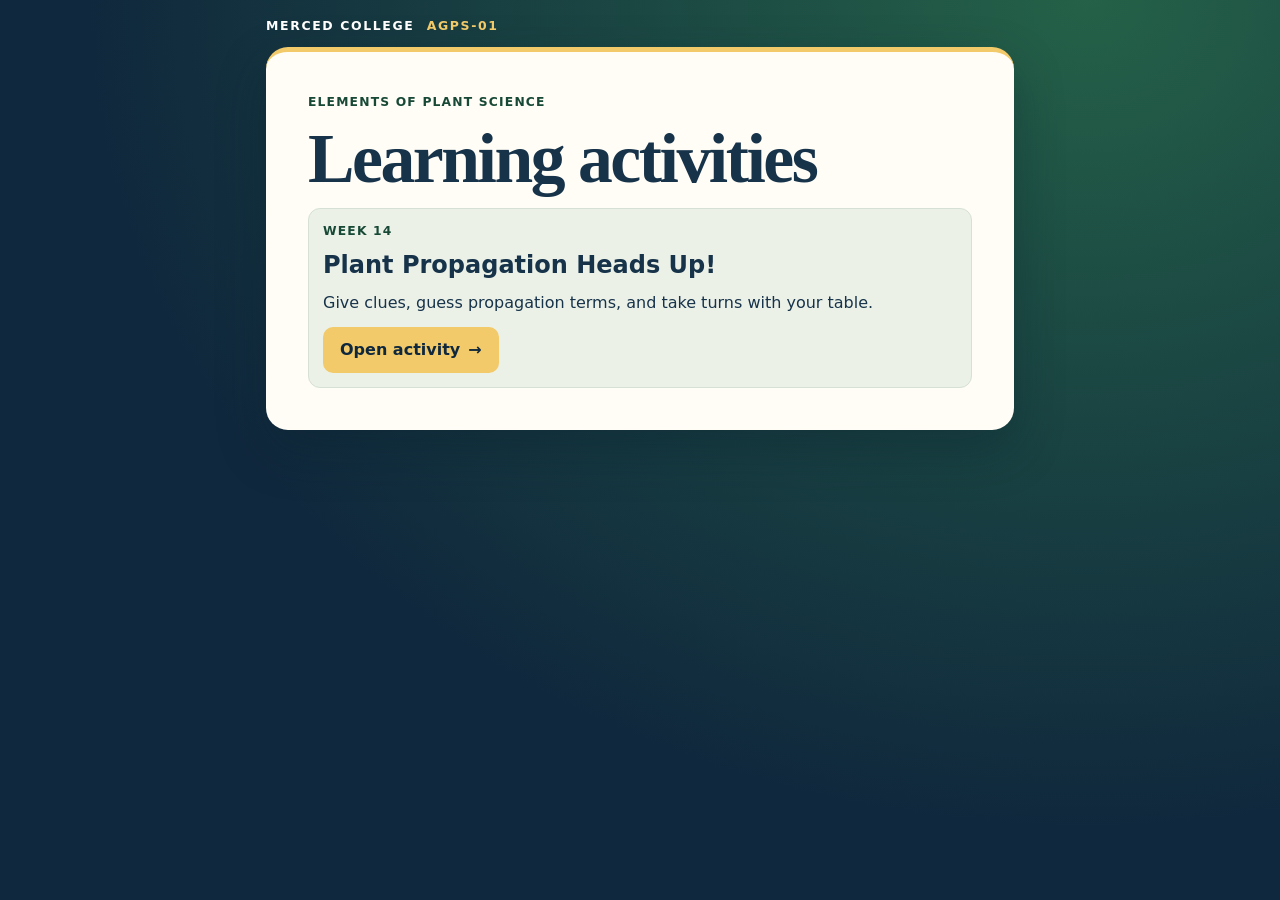
<file: index.html>
<!doctype html>
<html lang="en">
<head>
<meta charset="utf-8"><meta name="viewport" content="width=device-width, initial-scale=1">
<title>AGPS-01 Learning Activities | Merced College</title>
<link rel="stylesheet" href="plant-propagation-heads-up/style.css">
</head>
<body><main class="shell">
<header class="brand">MERCED COLLEGE <span>AGPS-01</span></header>
<section class="panel">
<p class="eyebrow">Elements of Plant Science</p>
<h1>Learning activities</h1>
<article class="activity">
<p class="eyebrow">Week 14</p>
<h2>Plant Propagation Heads Up!</h2>
<p>Give clues, guess propagation terms, and take turns with your table.</p>
<a class="button" href="plant-propagation-heads-up/">Open activity <span aria-hidden="true">→</span></a>
</article>
</section>
</main></body></html>
</file>
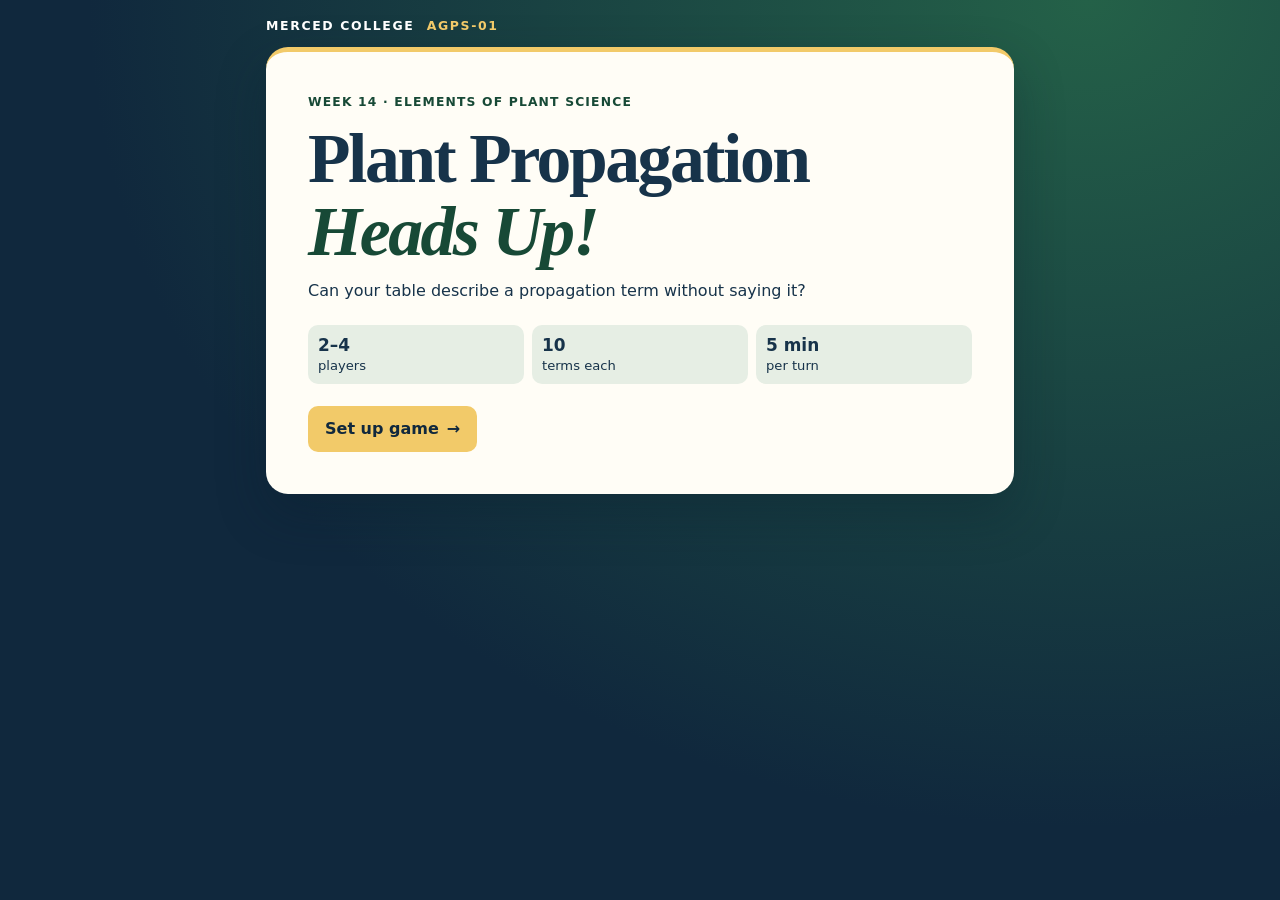
<file: plant-propagation-heads-up/index.html>
<!doctype html>
<html lang="en">
<head>
<meta charset="utf-8"><meta name="viewport" content="width=device-width, initial-scale=1, viewport-fit=cover">
<meta name="theme-color" content="#10283d">
<meta name="apple-mobile-web-app-capable" content="yes">
<meta name="apple-mobile-web-app-title" content="Plant Heads Up!">
<title>Plant Propagation Heads Up! | AGPS-01</title>
<link rel="manifest" href="app.webmanifest">
<link rel="apple-touch-icon" href="app-icon-180.png">
<link rel="icon" href="app-icon-180.png">
<link rel="stylesheet" href="style.css?v=3">
<script defer src="vocabulary.js?v=4"></script><script defer src="game.js?v=4"></script>
</head>
<body><main class="shell">
<header class="brand"><a href="../">MERCED COLLEGE <span>AGPS-01</span></a></header>
<noscript><p class="panel">Enable JavaScript in your browser to play.</p></noscript>
<div id="app">
<section class="panel hero">
<p class="eyebrow">Week 14 · Elements of Plant Science</p>
<h1>Plant Propagation <em>Heads Up!</em></h1>
<p>Can your table describe a propagation term without saying it?</p>
<ul class="facts"><li><strong>2–4</strong> players</li><li><strong>10</strong> terms each</li><li><strong>5 min</strong> per turn</li></ul>
<button class="primary" data-action="modes">Set up game <span aria-hidden="true">→</span></button>
</section>
</div>
</main></body></html>
</file>
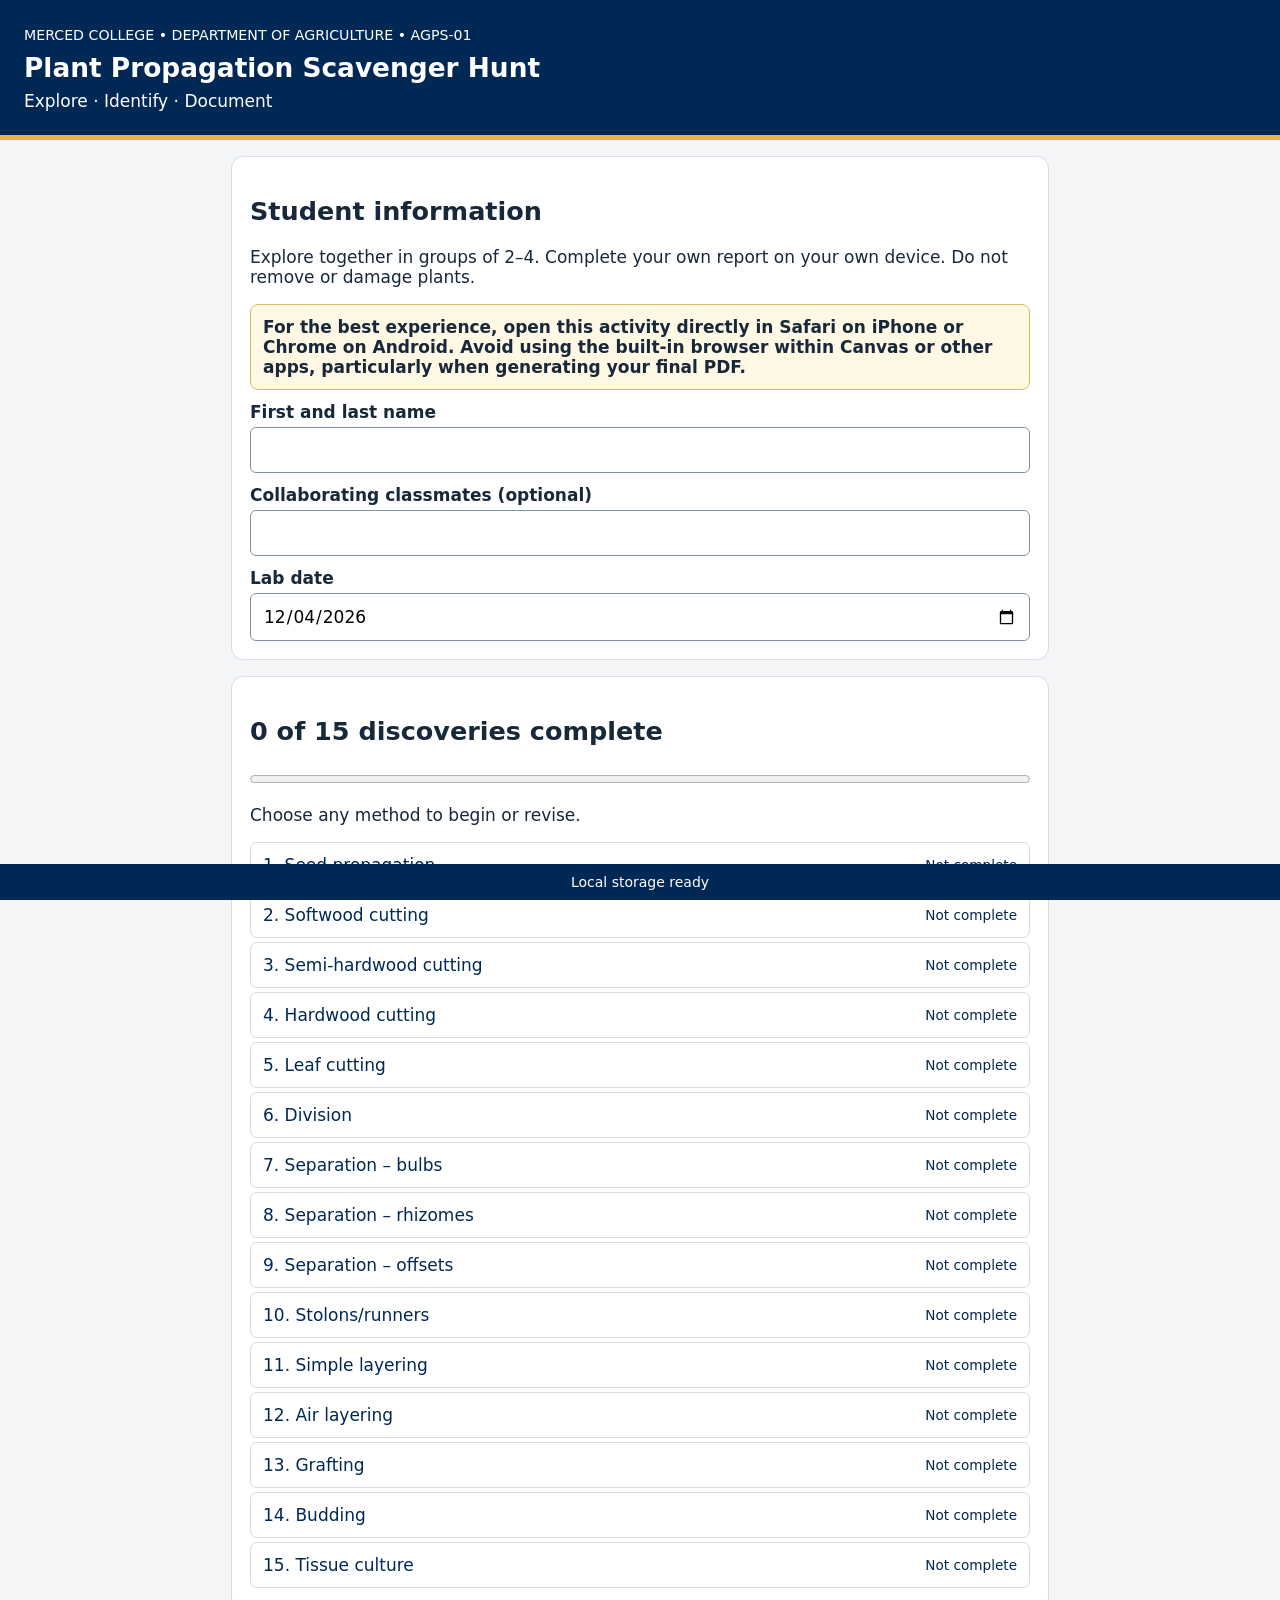
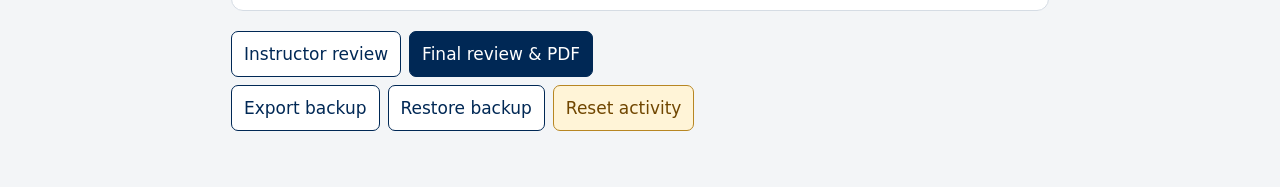
<file: plant-propagation-scavenger-hunt/index.html>
<!doctype html><html lang="en"><head><meta charset="utf-8"><meta name="viewport" content="width=device-width,initial-scale=1"><title>Plant Propagation Scavenger Hunt</title><style>
*{box-sizing:border-box}body{margin:0;background:#f3f5f7;color:#17283a;font:17px system-ui,sans-serif}header{background:#002855;color:white;padding:24px;border-bottom:5px solid #e5b53c}header h1{margin:8px 0;font-size:1.65rem}main{max-width:850px;margin:auto;padding:16px}section{background:white;border:1px solid #d5dce4;border-radius:12px;padding:18px;margin-bottom:16px}label{display:block;font-weight:600;margin:12px 0 5px}input,textarea,button{font:inherit}input:not([type=file]),textarea{width:100%;padding:12px;border:1px solid #8191a3;border-radius:6px}textarea{min-height:100px}button{cursor:pointer;border:1px solid #002855;border-radius:7px;padding:12px;background:#002855;color:white;margin:4px 0}button.secondary{background:white;color:#002855}button.warn{background:#fff4d7;color:#704600;border-color:#b78622}button:disabled{opacity:.45;cursor:not-allowed}.item{display:flex;align-items:center;justify-content:space-between;width:100%;text-align:left;background:white;color:#002855;border-color:#d5dce4;gap:10px}.item span:last-child{font-size:.8em}progress{width:100%;height:16px;accent-color:#002855}img,canvas{max-width:100%;height:auto;display:block;margin:10px auto}canvas{touch-action:none;border:1px solid #aaa}small{color:#526171}.actions{display:flex;gap:8px;flex-wrap:wrap}.error{color:#a32020}#status{position:sticky;bottom:0;background:#002855;color:white;padding:10px;text-align:center;font-size:14px}#report{display:none}@media print{@page{margin:12mm}body{background:white;font-size:11pt}header,main,#status{display:none!important}#report{display:block}#report article{break-inside:avoid;page-break-inside:avoid;margin:0 0 15px;border-bottom:1px solid #aaa;padding-bottom:10px}#report img{max-height:90mm;max-width:100%;object-fit:contain;margin:5px 0}#report h2{font-size:14pt;margin:8px 0}#report p{margin:5px 0;white-space:pre-wrap}}
.hint{background:#fff8e5;border:1px solid #d9bb69;border-radius:8px;padding:12px;margin:12px 0}.hint summary{cursor:pointer;font-weight:600;color:#002855}.hint p{margin:10px 0 0}</style></head><body><header><small style="color:white">MERCED COLLEGE • DEPARTMENT OF AGRICULTURE • AGPS-01</small><h1>Plant Propagation Scavenger Hunt</h1>Explore · Identify · Document</header><main id="app"></main><div id="status" role="status">Opening local storage…</div><div id="report"></div><script>
'use strict';const methods=['Seed propagation','Softwood cutting','Semi-hardwood cutting','Hardwood cutting','Leaf cutting','Division','Separation – bulbs','Separation – rhizomes','Separation – offsets','Stolons/runners','Simple layering','Air layering','Grafting','Budding','Tissue culture'];const hints=["Look for structures containing mature seeds or evidence of germination.", "Examine the newest stem growth. Is it tender and flexible?", "Look for partially matured growth that is firmer than softwood but not fully woody.", "Look for fully matured woody stems rather than tender new growth.", "Consider whether a detached leaf or leaf section could produce a new plant.", "Look for multiple growing points that could be separated with roots attached.", "Look for a storage structure made of fleshy leaf bases or scales.", "Think about horizontal stems growing beneath or near the soil surface, with nodes and buds.", "Look for small daughter plants developing near the base of a parent plant.", "Look for horizontal aboveground stems that can produce new plants at nodes.", "Look for a flexible branch that could reach the soil while remaining attached to the parent.", "Consider a woody branch that could develop roots above ground while still attached to the parent.", "Examine how a section of stem from one plant has been joined to another plant.", "Consider whether a single bud rather than a section of stem has been transferred.", "Think about sterile conditions, culture media, and equipment used to grow small pieces of plant tissue."];const app=document.querySelector('#app'),status=document.querySelector('#status');let db,ready=false,pending=Promise.resolve(),failed=false;let state={name:'',peers:'',date:new Date().toLocaleDateString('en-CA'),entries:methods.map(()=>({plant:'',why:'',photo:'',marks:[],redo:false,note:''}))};const esc=s=>String(s??'').replace(/[&<>"']/g,c=>({'&':'&amp;','<':'&lt;','>':'&gt;','"':'&quot;',"'":'&#39;'}[c]));function save(){if(!ready)return;const snapshot=structuredClone(state);status.textContent='Saving…';pending=pending.catch(()=>{}).then(()=>new Promise((resolve,reject)=>{const t=db.transaction('work','readwrite');t.objectStore('work').put(snapshot,'current');t.oncomplete=resolve;t.onerror=()=>reject(t.error);t.onabort=()=>reject(t.error)})).then(()=>{failed=false;status.textContent='Saved on this device'}).catch(()=>{failed=true;status.textContent='Save failed — export a backup before leaving.'});}function complete(e){return !!(e.photo&&e.why.trim())}function count(){return state.entries.filter(complete).length}function btn(t,fn,cls='secondary'){const b=document.createElement('button');b.textContent=t;b.className=cls;b.onclick=fn;return b}function actions(...buttons){const d=document.createElement('div');d.className='actions';d.append(...buttons);app.append(d)}function field(id,key){document.getElementById(id).oninput=e=>{state[key]=e.target.value;save()}}function home(){app.innerHTML=`<section><h2>Student information</h2><p>Explore together in groups of 2–4. Complete your own report on your own device. Do not remove or damage plants.</p><div class="hint"><strong>For the best experience, open this activity directly in Safari on iPhone or Chrome on Android. Avoid using the built-in browser within Canvas or other apps, particularly when generating your final PDF.</strong></div><label for="name">First and last name</label><input id="name" value="${esc(state.name)}"><label for="peers">Collaborating classmates (optional)</label><input id="peers" value="${esc(state.peers)}"><label for="date">Lab date</label><input id="date" type="date" value="${esc(state.date)}"></section><section id="list"><h2>${count()} of 15 discoveries complete</h2><progress max="15" value="${count()}"></progress><p>Choose any method to begin or revise.</p></section>`;['name','peers','date'].forEach(k=>field(k,k));methods.forEach((m,i)=>{const e=state.entries[i],b=btn('',()=>edit(i),'item');b.innerHTML=`<span>${i+1}. ${esc(m)}</span><span>${e.redo?'↻ Revisit':complete(e)?'✓ Complete':'Not complete'}</span>`;document.querySelector('#list').append(b)});actions(btn('Instructor review',()=>review(Math.max(0,state.entries.findIndex(e=>e.photo||e.why.trim())))),btn('Final review & PDF',finalReview,''));actions(btn('Export backup',backup),btn('Restore backup',restore),btn('Reset activity',()=>{if(confirm('Delete all saved work on this device?')){state={name:'',peers:'',date:new Date().toISOString().slice(0,10),entries:methods.map(()=>({plant:'',why:'',photo:'',marks:[],redo:false,note:''}))};save();home()}},'warn'))}async function photoData(file){const url=URL.createObjectURL(file);try{const im=new Image();im.src=url;await im.decode();const c=document.createElement('canvas'),scale=Math.min(1,1600/Math.max(im.width,im.height));c.width=Math.round(im.width*scale);c.height=Math.round(im.height*scale);c.getContext('2d').drawImage(im,0,0,c.width,c.height);return c.toDataURL('image/jpeg',.83)}finally{URL.revokeObjectURL(url)}}function edit(i){const e=state.entries[i];app.innerHTML=`<section><h2>${i+1}. ${esc(methods[i])}</h2><details class="hint"><summary>Need a hint?</summary><p>${esc(hints[i])}</p></details>${e.redo?'<p class="error">Needs revisit: '+esc(e.note)+'</p>':''}<label for="camera">Take a photograph</label><input id="camera" type="file" accept="image/*" capture="environment"><label for="upload">Or choose a photograph</label><input id="upload" type="file" accept="image/*"><div id="picture"></div><label for="plant">Plant name or material (optional)</label><input id="plant" value="${esc(e.plant)}"><label for="why">What characteristics or evidence support this method? If documenting potential material, explain how it could be used.</label><textarea id="why">${esc(e.why)}</textarea></section>`;['plant','why'].forEach(k=>document.getElementById(k).oninput=ev=>{e[k]=ev.target.value;save()});for(const id of ['camera','upload'])document.getElementById(id).onchange=async ev=>{const f=ev.target.files[0];if(!f)return;try{status.textContent='Processing photo…';e.photo=await photoData(f);e.marks=[];save();edit(i)}catch{alert('Could not open this photo. Try a JPEG or take a new photo.')}};if(e.photo)annotate(i);if(e.redo)actions(btn('Clear revisit flag',()=>{e.redo=false;e.note='';save();edit(i)}));actions(btn('Save & return to checklist',()=>{save();home()},''))}function draw(c,im,marks){const x=c.getContext('2d');x.drawImage(im,0,0,c.width,c.height);x.strokeStyle='#ff3020';x.lineWidth=Math.max(4,c.width/150);x.lineCap='round';x.lineJoin='round';for(const m of marks){const p=m.points.map(p=>[p[0]*c.width,p[1]*c.height]);if(!p.length)continue;const a=p[0],b=p[p.length-1];x.beginPath();if(m.type==='circle'){x.ellipse((a[0]+b[0])/2,(a[1]+b[1])/2,Math.max(1,Math.abs(b[0]-a[0])/2),Math.max(1,Math.abs(b[1]-a[1])/2),0,0,Math.PI*2)}else{x.moveTo(...a);if(m.type==='arrow'){x.lineTo(...b);const ang=Math.atan2(b[1]-a[1],b[0]-a[0]),l=c.width*.035;for(const d of [-.55,.55]){x.moveTo(...b);x.lineTo(b[0]-l*Math.cos(ang+d),b[1]-l*Math.sin(ang+d))}}else p.forEach(q=>x.lineTo(...q))}x.stroke()}}function annotate(i){const e=state.entries[i],d=document.querySelector('#picture'),c=document.createElement('canvas'),im=new Image();let mode='freehand',active=null;d.append(c);const bar=document.createElement('div');bar.className='actions';d.append(bar);['freehand','arrow','circle'].forEach(m=>bar.append(btn(m,()=>{mode=m;bar.querySelectorAll('button').forEach(b=>b.setAttribute('aria-pressed',String(b.textContent===m)))})));bar.append(btn('Undo',()=>{e.marks.pop();draw(c,im,e.marks);save()}),btn('Clear marks',()=>{e.marks=[];draw(c,im,e.marks);save()}));im.onload=()=>{c.width=im.width;c.height=im.height;draw(c,im,e.marks)};im.src=e.photo;const point=ev=>{const r=c.getBoundingClientRect();return [(ev.clientX-r.left)/r.width,(ev.clientY-r.top)/r.height]};c.onpointerdown=ev=>{c.setPointerCapture(ev.pointerId);active={type:mode,points:[point(ev)]}};c.onpointermove=ev=>{if(active){active.points.push(point(ev));draw(c,im,[...e.marks,active])}};c.onpointerup=()=>{if(active){e.marks.push(active);active=null;save()}};c.onpointercancel=()=>{active=null;draw(c,im,e.marks)}}async function rendered(e){if(!e.photo)return '';if(!e.marks.length)return e.photo;const im=new Image();im.src=e.photo;await im.decode();const c=document.createElement('canvas');c.width=im.width;c.height=im.height;draw(c,im,e.marks);return c.toDataURL('image/jpeg',.86)}async function review(i){const e=state.entries[i];app.innerHTML=`<section><h2>Instructor review · Method ${i+1} of 15</h2><p>${count()} of 15 discoveries complete</p><label for="reviewjump">Jump to a discovery</label><select id="reviewjump">${methods.map((m,j)=>`<option value="${j}" ${j===i?'selected':''}>${j+1}. ${esc(m)} — ${complete(state.entries[j])?'Complete':'Incomplete'}</option>`).join('')}</select><p>Record verbal feedback from your instructor. This is not a grade or approval.</p><h3>${esc(methods[i])}</h3><div id="reviewphoto"></div><p>${esc(e.plant)}</p><p>${esc(e.why)||'No explanation yet'}</p><label><input type="checkbox" id="redo" ${e.redo?'checked':''}> Needs revisit</label><label for="note">Correction note (optional)</label><textarea id="note">${esc(e.note)}</textarea></section>`;document.querySelector('#reviewjump').onchange=ev=>review(Number(ev.target.value));const target=document.querySelector('#reviewphoto');if(e.photo){const im=new Image();im.alt='Student discovery';target.append(im);im.src=e.photo;rendered(e).then(src=>{im.src=src}).catch(()=>{}); }else target.textContent='No photo yet';document.querySelector('#redo').onchange=ev=>{e.redo=ev.target.checked;save()};document.querySelector('#note').oninput=ev=>{e.note=ev.target.value;save()};const prev=btn('Previous',()=>review(i-1)),next=btn('Next',()=>review(i+1));prev.disabled=i===0;next.disabled=i===14;actions(prev,next,btn('Edit discovery',()=>edit(i)),btn('Revision checklist',revisions),btn('Home',home))}function revisions(){app.innerHTML='<section><h2>Revision checklist</h2><p>Revisit the discoveries identified during your instructor consultation.</p><div id="revisions"></div></section>';state.entries.forEach((e,i)=>{if(e.redo)document.querySelector('#revisions').append(btn(`${i+1}. ${methods[i]} — ${e.note}`,()=>edit(i),'item'))});if(!state.entries.some(e=>e.redo))document.querySelector('#revisions').textContent='No corrections marked.';actions(btn('Home',home))}function finalReview(){const missing=state.entries.map((e,i)=>complete(e)?null:methods[i]).filter(Boolean),flags=state.entries.filter(e=>e.redo).length;app.innerHTML=`<section><h2>Final review</h2><p>${esc(state.name)||'Student name missing'} · ${esc(state.date)}</p><p>${count()} of 15 complete.</p>${missing.length?'<p class="error">Incomplete: '+esc(missing.join(', '))+'</p>':''}${flags?'<p class="error">'+flags+' correction flags remain. Review before submitting.</p>':''}<p>Use Print / Save as PDF, then submit your individual PDF to Canvas. On iPhone, use the print preview share option to save to Files.</p></section>`;const b=btn('Print / Save as PDF',printReport,'');b.disabled=!!missing.length||!state.name.trim()||!state.date;actions(b,btn('Revision checklist',revisions),btn('Home',home))}async function printReport(){if(state.entries.some(e=>e.redo)&&!confirm('Some corrections remain flagged. Continue?'))return;try{status.textContent='Preparing report…';const r=document.querySelector('#report');r.innerHTML=`<h1>Plant Propagation Scavenger Hunt</h1><p>Merced College · AGPS-01 Elements of Plant Science</p><p><strong>${esc(state.name)}</strong> · ${esc(state.date)}<br>Collaborators: ${esc(state.peers)||'None listed'}</p>`;for(let i=0;i<15;i++){const e=state.entries[i],a=document.createElement('article');a.innerHTML=`<h2>${i+1}. ${esc(methods[i])}</h2><p>${esc(e.plant)}</p><p>${esc(e.why)}</p>`;const im=new Image();im.alt=methods[i];im.src=await rendered(e);await im.decode();a.insertBefore(im,a.children[1]);r.append(a)}document.title=state.name.trim().split(/\s+/).reverse().join('_')+'_Propagation_Scavenger_Hunt';window.print();status.textContent="Your report is ready. Save it as a PDF using your device's print or share options. Return to Canvas and upload your saved PDF to the assignment. Your work is not automatically submitted to Canvas."}catch{alert('Report preparation failed. Export a backup and try again.')}}function backup(){const a=document.createElement('a'),u=URL.createObjectURL(new Blob([JSON.stringify(state)],{type:'application/json'}));a.href=u;a.download='propagation-backup.json';a.click();setTimeout(()=>URL.revokeObjectURL(u),3000)}function restore(){const f=document.createElement('input');f.type='file';f.accept='.json,application/json';f.onchange=async()=>{try{const s=JSON.parse(await f.files[0].text());if(!Array.isArray(s.entries)||s.entries.length!==15||!s.entries.every(e=>typeof e.why==='string'&&typeof e.photo==='string'&&Array.isArray(e.marks)))throw Error();if(confirm('Replace current work with this backup?')){state=s;save();home()}}catch{alert('Invalid backup file.')}};f.click()}const req=indexedDB.open('agps01-propagation-scavenger-v1',1);req.onupgradeneeded=()=>req.result.createObjectStore('work');req.onsuccess=()=>{db=req.result;const g=db.transaction('work').objectStore('work').get('current');g.onsuccess=()=>{if(g.result)state=g.result;ready=true;status.textContent='Local storage ready';home()};g.onerror=()=>{status.textContent='Storage unavailable. Try another browser.'}};req.onerror=()=>{status.textContent='Local storage unavailable. Use a regular browser window.'};window.addEventListener('beforeunload',e=>{if(failed){e.preventDefault();e.returnValue=''}});
</script></body></html>
</file>
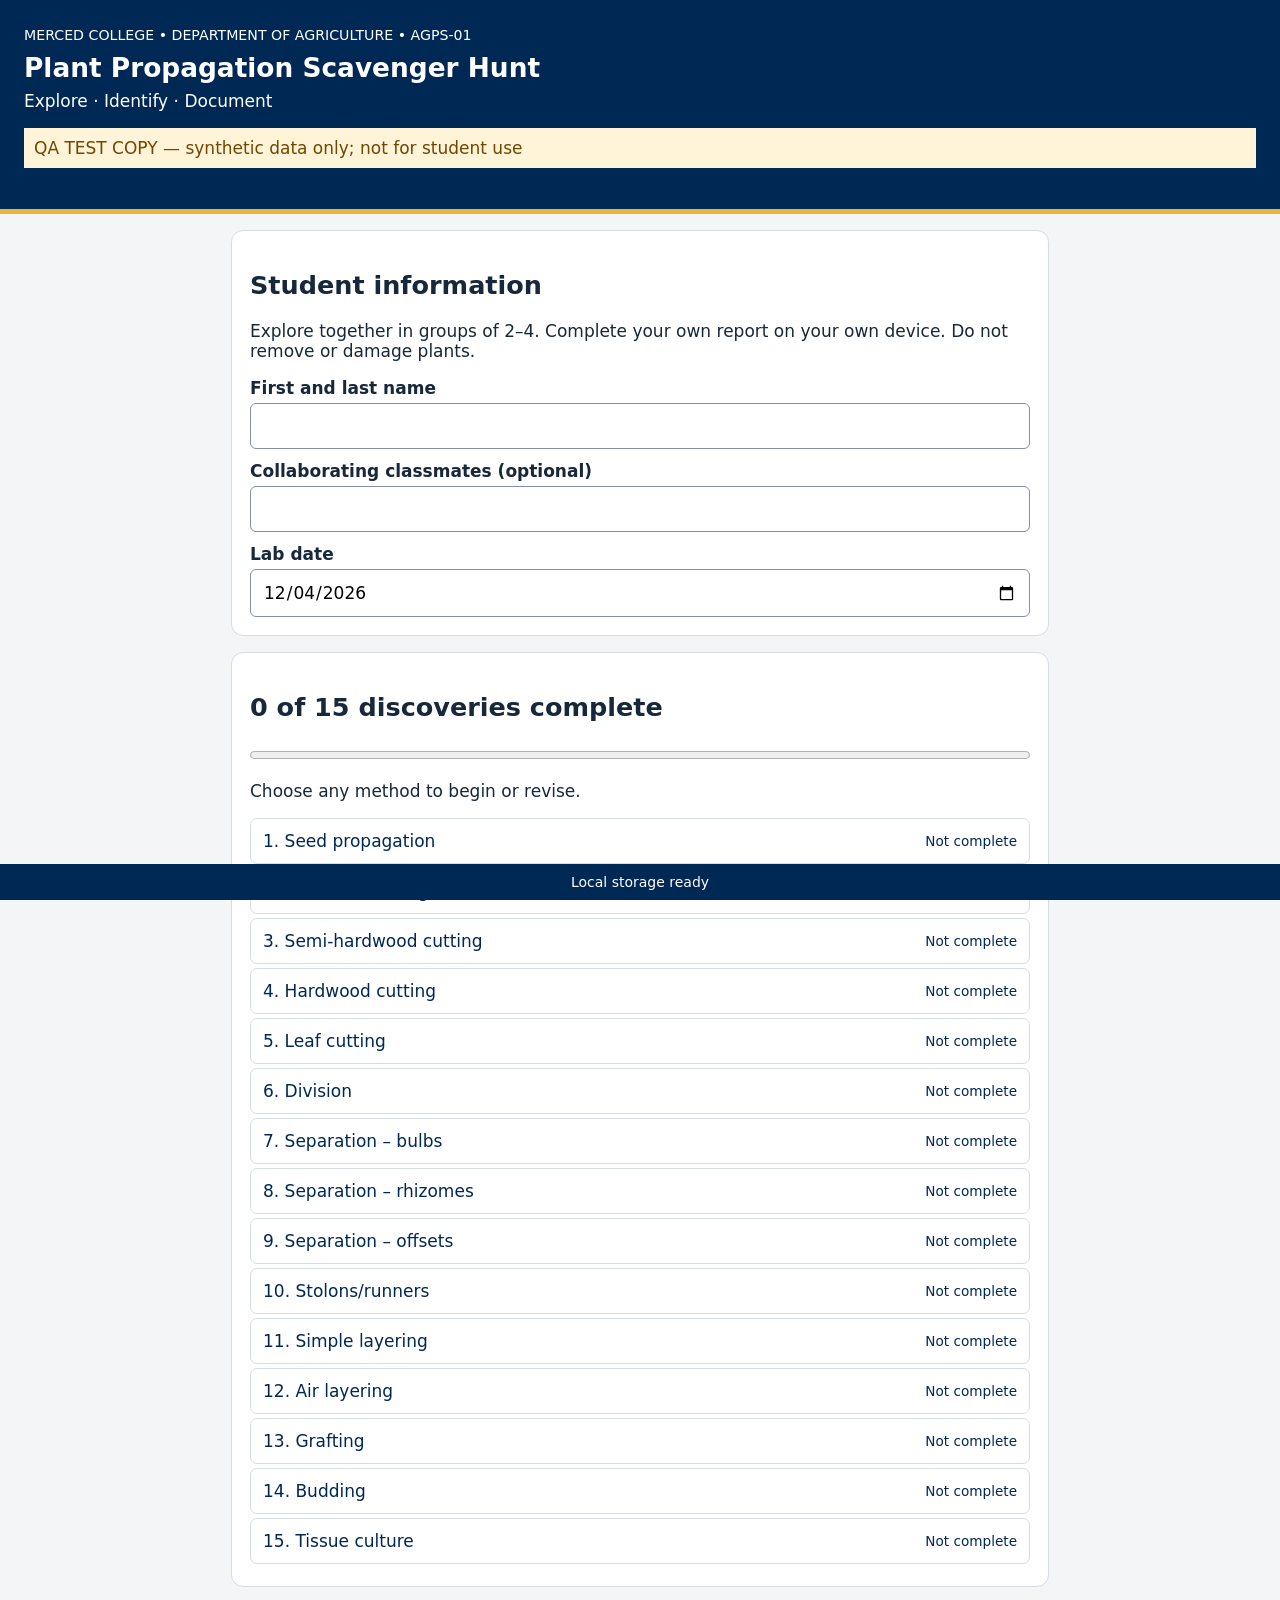
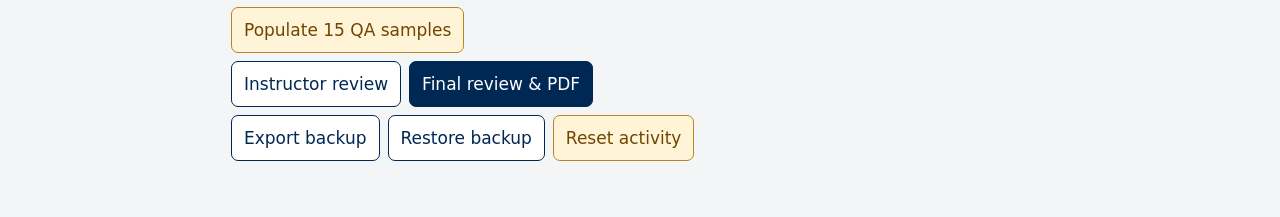
<file: plant-propagation-scavenger-hunt/test.html>
<!doctype html><html lang="en"><head><meta charset="utf-8"><meta name="viewport" content="width=device-width,initial-scale=1"><title>Plant Propagation Scavenger Hunt</title><style>
*{box-sizing:border-box}body{margin:0;background:#f3f5f7;color:#17283a;font:17px system-ui,sans-serif}header{background:#002855;color:white;padding:24px;border-bottom:5px solid #e5b53c}header h1{margin:8px 0;font-size:1.65rem}main{max-width:850px;margin:auto;padding:16px}section{background:white;border:1px solid #d5dce4;border-radius:12px;padding:18px;margin-bottom:16px}label{display:block;font-weight:600;margin:12px 0 5px}input,textarea,button{font:inherit}input:not([type=file]),textarea{width:100%;padding:12px;border:1px solid #8191a3;border-radius:6px}textarea{min-height:100px}button{cursor:pointer;border:1px solid #002855;border-radius:7px;padding:12px;background:#002855;color:white;margin:4px 0}button.secondary{background:white;color:#002855}button.warn{background:#fff4d7;color:#704600;border-color:#b78622}button:disabled{opacity:.45;cursor:not-allowed}.item{display:flex;align-items:center;justify-content:space-between;width:100%;text-align:left;background:white;color:#002855;border-color:#d5dce4;gap:10px}.item span:last-child{font-size:.8em}progress{width:100%;height:16px;accent-color:#002855}img,canvas{max-width:100%;height:auto;display:block;margin:10px auto}canvas{touch-action:none;border:1px solid #aaa}small{color:#526171}.actions{display:flex;gap:8px;flex-wrap:wrap}.error{color:#a32020}#status{position:sticky;bottom:0;background:#002855;color:white;padding:10px;text-align:center;font-size:14px}#report{display:none}@media print{@page{margin:12mm}body{background:white;font-size:11pt}header,main,#status{display:none!important}#report{display:block}#report article{break-inside:avoid;page-break-inside:avoid;margin:0 0 15px;border-bottom:1px solid #aaa;padding-bottom:10px}#report img{max-height:90mm;max-width:100%;object-fit:contain;margin:5px 0}#report h2{font-size:14pt;margin:8px 0}#report p{margin:5px 0;white-space:pre-wrap}}
.hint{background:#fff8e5;border:1px solid #d9bb69;border-radius:8px;padding:12px;margin:12px 0}.hint summary{cursor:pointer;font-weight:600;color:#002855}.hint p{margin:10px 0 0}</style></head><body><header><small style="color:white">MERCED COLLEGE • DEPARTMENT OF AGRICULTURE • AGPS-01</small><h1>Plant Propagation Scavenger Hunt</h1>Explore · Identify · Document <p style="background:#fff4d7;color:#704600;padding:10px">QA TEST COPY — synthetic data only; not for student use</p></header><main id="app"></main><div id="status" role="status">Opening local storage…</div><div id="report"></div><script>
'use strict';const methods=['Seed propagation','Softwood cutting','Semi-hardwood cutting','Hardwood cutting','Leaf cutting','Division','Separation – bulbs','Separation – rhizomes','Separation – offsets','Stolons/runners','Simple layering','Air layering','Grafting','Budding','Tissue culture'];const hints=["Look for structures containing mature seeds or evidence of germination.", "Examine the newest stem growth. Is it tender and flexible?", "Look for partially matured growth that is firmer than softwood but not fully woody.", "Look for fully matured woody stems rather than tender new growth.", "Consider whether a detached leaf or leaf section could produce a new plant.", "Look for multiple growing points that could be separated with roots attached.", "Look for a storage structure made of fleshy leaf bases or scales.", "Think about horizontal stems growing beneath or near the soil surface, with nodes and buds.", "Look for small daughter plants developing near the base of a parent plant.", "Look for horizontal aboveground stems that can produce new plants at nodes.", "Look for a flexible branch that could reach the soil while remaining attached to the parent.", "Consider a woody branch that could develop roots above ground while still attached to the parent.", "Examine how a section of stem from one plant has been joined to another plant.", "Consider whether a single bud rather than a section of stem has been transferred.", "Think about sterile conditions, culture media, and equipment used to grow small pieces of plant tissue."];const app=document.querySelector('#app'),status=document.querySelector('#status');let db,ready=false,pending=Promise.resolve(),failed=false;let state={name:'',peers:'',date:new Date().toLocaleDateString('en-CA'),entries:methods.map(()=>({plant:'',why:'',photo:'',marks:[],redo:false,note:''}))};const esc=s=>String(s??'').replace(/[&<>"']/g,c=>({'&':'&amp;','<':'&lt;','>':'&gt;','"':'&quot;',"'":'&#39;'}[c]));function save(){if(!ready)return;const snapshot=structuredClone(state);status.textContent='Saving…';pending=pending.catch(()=>{}).then(()=>new Promise((resolve,reject)=>{const t=db.transaction('work','readwrite');t.objectStore('work').put(snapshot,'current');t.oncomplete=resolve;t.onerror=()=>reject(t.error);t.onabort=()=>reject(t.error)})).then(()=>{failed=false;status.textContent='Saved on this device'}).catch(()=>{failed=true;status.textContent='Save failed — export a backup before leaving.'});}function complete(e){return !!(e.photo&&e.why.trim())}function count(){return state.entries.filter(complete).length}function btn(t,fn,cls='secondary'){const b=document.createElement('button');b.textContent=t;b.className=cls;b.onclick=fn;return b}function actions(...buttons){const d=document.createElement('div');d.className='actions';d.append(...buttons);app.append(d)}function field(id,key){document.getElementById(id).oninput=e=>{state[key]=e.target.value;save()}}async function fillQA(){if(!ready)return;if(!confirm('Replace this TEST COPY’s saved work with 15 synthetic examples?'))return;state.name='QA Sample Student';state.peers='Fictitious collaborator';state.date=new Date().toISOString().slice(0,10);state.entries=methods.map((m,i)=>{const c=document.createElement('canvas');c.width=i%2?900:1200;c.height=i%2?1200:900;const x=c.getContext('2d');x.fillStyle=`hsl(${i*24},45%,85%)`;x.fillRect(0,0,c.width,c.height);x.fillStyle='#002855';x.font='bold 72px sans-serif';x.fillText('QA SAMPLE '+(i+1),40,110);x.font='32px sans-serif';x.fillText(m,40,180);x.fillText('Synthetic image — not botanical evidence',40,240);x.strokeStyle='#002855';x.lineWidth=5;for(let j=0;j<8;j++)x.strokeRect(60+j*20,300+j*20,300,200);return {plant:'Test material '+(i+1),why:'Synthetic QA explanation for '+m+'. This entry checks report layout and image matching; it is not a botanical answer.',photo:c.toDataURL('image/jpeg',.83),marks:[],redo:false,note:''}});save();await pending;home()}
function home(){app.innerHTML=`<section><h2>Student information</h2><p>Explore together in groups of 2–4. Complete your own report on your own device. Do not remove or damage plants.</p><label for="name">First and last name</label><input id="name" value="${esc(state.name)}"><label for="peers">Collaborating classmates (optional)</label><input id="peers" value="${esc(state.peers)}"><label for="date">Lab date</label><input id="date" type="date" value="${esc(state.date)}"></section><section id="list"><h2>${count()} of 15 discoveries complete</h2><progress max="15" value="${count()}"></progress><p>Choose any method to begin or revise.</p></section>`;['name','peers','date'].forEach(k=>field(k,k));methods.forEach((m,i)=>{const e=state.entries[i],b=btn('',()=>edit(i),'item');b.innerHTML=`<span>${i+1}. ${esc(m)}</span><span>${e.redo?'↻ Revisit':complete(e)?'✓ Complete':'Not complete'}</span>`;document.querySelector('#list').append(b)});actions(btn('Populate 15 QA samples',fillQA,'warn'));actions(btn('Instructor review',()=>review(Math.max(0,state.entries.findIndex(e=>e.photo||e.why.trim())))),btn('Final review & PDF',finalReview,''));actions(btn('Export backup',backup),btn('Restore backup',restore),btn('Reset activity',()=>{if(confirm('Delete all saved work on this device?')){state={name:'',peers:'',date:new Date().toISOString().slice(0,10),entries:methods.map(()=>({plant:'',why:'',photo:'',marks:[],redo:false,note:''}))};save();home()}},'warn'))}async function photoData(file){const url=URL.createObjectURL(file);try{const im=new Image();im.src=url;await im.decode();const c=document.createElement('canvas'),scale=Math.min(1,1600/Math.max(im.width,im.height));c.width=Math.round(im.width*scale);c.height=Math.round(im.height*scale);c.getContext('2d').drawImage(im,0,0,c.width,c.height);return c.toDataURL('image/jpeg',.83)}finally{URL.revokeObjectURL(url)}}function edit(i){const e=state.entries[i];app.innerHTML=`<section><h2>${i+1}. ${esc(methods[i])}</h2><details class="hint"><summary>Need a hint?</summary><p>${esc(hints[i])}</p></details>${e.redo?'<p class="error">Needs revisit: '+esc(e.note)+'</p>':''}<label for="camera">Take a photograph</label><input id="camera" type="file" accept="image/*" capture="environment"><label for="upload">Or choose a photograph</label><input id="upload" type="file" accept="image/*"><div id="picture"></div><label for="plant">Plant name or material (optional)</label><input id="plant" value="${esc(e.plant)}"><label for="why">What characteristics or evidence support this method? If documenting potential material, explain how it could be used.</label><textarea id="why">${esc(e.why)}</textarea></section>`;['plant','why'].forEach(k=>document.getElementById(k).oninput=ev=>{e[k]=ev.target.value;save()});for(const id of ['camera','upload'])document.getElementById(id).onchange=async ev=>{const f=ev.target.files[0];if(!f)return;try{status.textContent='Processing photo…';e.photo=await photoData(f);e.marks=[];save();edit(i)}catch{alert('Could not open this photo. Try a JPEG or take a new photo.')}};if(e.photo)annotate(i);if(e.redo)actions(btn('Clear revisit flag',()=>{e.redo=false;e.note='';save();edit(i)}));actions(btn('Save & return to checklist',()=>{save();home()},''))}function draw(c,im,marks){const x=c.getContext('2d');x.drawImage(im,0,0,c.width,c.height);x.strokeStyle='#ff3020';x.lineWidth=Math.max(4,c.width/150);x.lineCap='round';x.lineJoin='round';for(const m of marks){const p=m.points.map(p=>[p[0]*c.width,p[1]*c.height]);if(!p.length)continue;const a=p[0],b=p[p.length-1];x.beginPath();if(m.type==='circle'){x.ellipse((a[0]+b[0])/2,(a[1]+b[1])/2,Math.max(1,Math.abs(b[0]-a[0])/2),Math.max(1,Math.abs(b[1]-a[1])/2),0,0,Math.PI*2)}else{x.moveTo(...a);if(m.type==='arrow'){x.lineTo(...b);const ang=Math.atan2(b[1]-a[1],b[0]-a[0]),l=c.width*.035;for(const d of [-.55,.55]){x.moveTo(...b);x.lineTo(b[0]-l*Math.cos(ang+d),b[1]-l*Math.sin(ang+d))}}else p.forEach(q=>x.lineTo(...q))}x.stroke()}}function annotate(i){const e=state.entries[i],d=document.querySelector('#picture'),c=document.createElement('canvas'),im=new Image();let mode='freehand',active=null;d.append(c);const bar=document.createElement('div');bar.className='actions';d.append(bar);['freehand','arrow','circle'].forEach(m=>bar.append(btn(m,()=>{mode=m;bar.querySelectorAll('button').forEach(b=>b.setAttribute('aria-pressed',String(b.textContent===m)))})));bar.append(btn('Undo',()=>{e.marks.pop();draw(c,im,e.marks);save()}),btn('Clear marks',()=>{e.marks=[];draw(c,im,e.marks);save()}));im.onload=()=>{c.width=im.width;c.height=im.height;draw(c,im,e.marks)};im.src=e.photo;const point=ev=>{const r=c.getBoundingClientRect();return [(ev.clientX-r.left)/r.width,(ev.clientY-r.top)/r.height]};c.onpointerdown=ev=>{c.setPointerCapture(ev.pointerId);active={type:mode,points:[point(ev)]}};c.onpointermove=ev=>{if(active){active.points.push(point(ev));draw(c,im,[...e.marks,active])}};c.onpointerup=()=>{if(active){e.marks.push(active);active=null;save()}};c.onpointercancel=()=>{active=null;draw(c,im,e.marks)}}async function rendered(e){if(!e.photo)return '';if(!e.marks.length)return e.photo;const im=new Image();im.src=e.photo;await im.decode();const c=document.createElement('canvas');c.width=im.width;c.height=im.height;draw(c,im,e.marks);return c.toDataURL('image/jpeg',.86)}async function review(i){const e=state.entries[i];app.innerHTML=`<section><h2>Instructor review · Method ${i+1} of 15</h2><p>${count()} of 15 discoveries complete</p><label for="reviewjump">Jump to a discovery</label><select id="reviewjump">${methods.map((m,j)=>`<option value="${j}" ${j===i?'selected':''}>${j+1}. ${esc(m)} — ${complete(state.entries[j])?'Complete':'Incomplete'}</option>`).join('')}</select><p>Record verbal feedback from your instructor. This is not a grade or approval.</p><h3>${esc(methods[i])}</h3><div id="reviewphoto"></div><p>${esc(e.plant)}</p><p>${esc(e.why)||'No explanation yet'}</p><label><input type="checkbox" id="redo" ${e.redo?'checked':''}> Needs revisit</label><label for="note">Correction note (optional)</label><textarea id="note">${esc(e.note)}</textarea></section>`;document.querySelector('#reviewjump').onchange=ev=>review(Number(ev.target.value));const target=document.querySelector('#reviewphoto');if(e.photo){const im=new Image();im.alt='Student discovery';target.append(im);im.src=e.photo;rendered(e).then(src=>{im.src=src}).catch(()=>{}); }else target.textContent='No photo yet';document.querySelector('#redo').onchange=ev=>{e.redo=ev.target.checked;save()};document.querySelector('#note').oninput=ev=>{e.note=ev.target.value;save()};const prev=btn('Previous',()=>review(i-1)),next=btn('Next',()=>review(i+1));prev.disabled=i===0;next.disabled=i===14;actions(prev,next,btn('Edit discovery',()=>edit(i)),btn('Revision checklist',revisions),btn('Home',home))}function revisions(){app.innerHTML='<section><h2>Revision checklist</h2><p>Revisit the discoveries identified during your instructor consultation.</p><div id="revisions"></div></section>';state.entries.forEach((e,i)=>{if(e.redo)document.querySelector('#revisions').append(btn(`${i+1}. ${methods[i]} — ${e.note}`,()=>edit(i),'item'))});if(!state.entries.some(e=>e.redo))document.querySelector('#revisions').textContent='No corrections marked.';actions(btn('Home',home))}function finalReview(){const missing=state.entries.map((e,i)=>complete(e)?null:methods[i]).filter(Boolean),flags=state.entries.filter(e=>e.redo).length;app.innerHTML=`<section><h2>Final review</h2><p>${esc(state.name)||'Student name missing'} · ${esc(state.date)}</p><p>${count()} of 15 complete.</p>${missing.length?'<p class="error">Incomplete: '+esc(missing.join(', '))+'</p>':''}${flags?'<p class="error">'+flags+' correction flags remain. Review before submitting.</p>':''}<p>Use Print / Save as PDF, then submit your individual PDF to Canvas. On iPhone, use the print preview share option to save to Files.</p></section>`;const b=btn('Print / Save as PDF',printReport,'');b.disabled=!!missing.length||!state.name.trim()||!state.date;actions(b,btn('Revision checklist',revisions),btn('Home',home))}async function printReport(){if(state.entries.some(e=>e.redo)&&!confirm('Some corrections remain flagged. Continue?'))return;try{status.textContent='Preparing report…';const r=document.querySelector('#report');r.innerHTML=`<h1>Plant Propagation Scavenger Hunt</h1><p>Merced College · AGPS-01 Elements of Plant Science</p><p><strong>${esc(state.name)}</strong> · ${esc(state.date)}<br>Collaborators: ${esc(state.peers)||'None listed'}</p>`;for(let i=0;i<15;i++){const e=state.entries[i],a=document.createElement('article');a.innerHTML=`<h2>${i+1}. ${esc(methods[i])}</h2><p>${esc(e.plant)}</p><p>${esc(e.why)}</p>`;const im=new Image();im.alt=methods[i];im.src=await rendered(e);await im.decode();a.insertBefore(im,a.children[1]);r.append(a)}document.title=state.name.trim().split(/\s+/).reverse().join('_')+'_Propagation_Scavenger_Hunt';window.print();status.textContent='Report prepared — save as PDF and submit to Canvas.'}catch{alert('Report preparation failed. Export a backup and try again.')}}function backup(){const a=document.createElement('a'),u=URL.createObjectURL(new Blob([JSON.stringify(state)],{type:'application/json'}));a.href=u;a.download='propagation-backup.json';a.click();setTimeout(()=>URL.revokeObjectURL(u),3000)}function restore(){const f=document.createElement('input');f.type='file';f.accept='.json,application/json';f.onchange=async()=>{try{const s=JSON.parse(await f.files[0].text());if(!Array.isArray(s.entries)||s.entries.length!==15||!s.entries.every(e=>typeof e.why==='string'&&typeof e.photo==='string'&&Array.isArray(e.marks)))throw Error();if(confirm('Replace current work with this backup?')){state=s;save();home()}}catch{alert('Invalid backup file.')}};f.click()}const req=indexedDB.open('agps01-propagation-scavenger-qa-v1',1);req.onupgradeneeded=()=>req.result.createObjectStore('work');req.onsuccess=()=>{db=req.result;const g=db.transaction('work').objectStore('work').get('current');g.onsuccess=()=>{if(g.result)state=g.result;ready=true;status.textContent='Local storage ready';home()};g.onerror=()=>{status.textContent='Storage unavailable. Try another browser.'}};req.onerror=()=>{status.textContent='Local storage unavailable. Use a regular browser window.'};window.addEventListener('beforeunload',e=>{if(failed){e.preventDefault();e.returnValue=''}});
</script></body></html>
</file>
<file: plant-propagation-heads-up/style.css>
* { box-sizing: border-box; }
[hidden] { display: none !important; }
:root { color-scheme: light; --navy:#10283d; --green:#174936; --gold:#f2ca69; --ink:#17334a; --muted:#48615e; --paper:#fffdf6; --line:#d6e0d5; font-family:system-ui,sans-serif; }
body { margin:0; background:radial-gradient(ellipse at 85% 0%, #246148, transparent 65%), var(--navy); color:var(--ink); min-height:100vh; }
.shell { width:min(100%, 780px); margin:auto; padding:max(14px, env(safe-area-inset-top)) max(16px, env(safe-area-inset-right)) max(16px, env(safe-area-inset-bottom)) max(16px, env(safe-area-inset-left)); }
.brand { color:white; font-size:.78rem; font-weight:800; letter-spacing:.13em; margin:4px 0 14px; }
.brand a { color:inherit; text-decoration:none; }
.brand span { color:var(--gold); margin-left:.5em; }
.panel { background:var(--paper); border-radius:22px; padding:clamp(17px,5vw,42px); border-top:5px solid var(--gold); box-shadow:0 20px 50px #081d2d55; }
h1,h2,p,ul,ol { margin:0 0 .75rem; }
h1 { font-family:Georgia,serif; font-size:clamp(2rem,7vw,4.35rem); letter-spacing:-.035em; line-height:1.04; }
h1 em { display:block; color:var(--green); }
h2 { line-height:1.15; }
p,li { line-height:1.42; }
.eyebrow { color:var(--green); font-weight:800; font-size:.77rem; letter-spacing:.095em; text-transform:uppercase; }
.facts { display:flex; gap:8px; padding:0; list-style:none; margin:22px 0; }
.facts li { padding:8px 10px; flex:1; background:#e6eee4; border-radius:10px; font-size:.82rem; }
.facts strong { display:block; font-size:1.06rem; }
button,.button { font:inherit; font-weight:750; min-height:46px; cursor:pointer; padding:9px 16px; border-radius:10px; border:1px solid transparent; text-decoration:none; display:inline-flex; align-items:center; justify-content:center; gap:8px; text-align:center; }
.primary,.button { color:var(--navy); background:var(--gold); }
.secondary { color:var(--navy); background:#e8efe9; border-color:var(--line); }
button:hover,.button:hover { filter:brightness(.95); }
button:disabled { cursor:default; opacity:.55; }
:focus-visible { outline:3px solid #af6700; outline-offset:3px; }
.actions { display:flex; flex-wrap:wrap; gap:9px; align-items:center; margin-top:13px; }
.fields { display:grid; gap:9px; grid-template-columns:repeat(auto-fit,minmax(min(100%,210px),1fr)); margin-top:12px; }
label { display:grid; gap:4px; font-size:.92rem; font-weight:700; }
input,select { min-height:44px; width:100%; color:var(--ink); border:1px solid #82948d; border-radius:8px; padding:8px; background:white; font:inherit; }
select { width:100px; }
.activity,.motion { padding:14px; background:#ecf1e8; border:1px solid var(--line); border-radius:12px; }
.motion p:last-child { margin:8px 0 0; }
.note { color:var(--muted); font-size:.9rem; }
.center,.card { text-align:center; }
.count { display:block; color:var(--green); font:bold clamp(5rem, 24vmin, 10rem)/1 Georgia,serif; font-variant-numeric:tabular-nums; }
.in-play, .in-play body { overflow:hidden; overscroll-behavior:none; }
.in-play .brand { display:none; }
.in-play .shell {
  height:100vh;
  height:100dvh;
  touch-action:none;
  user-select:none;
  -webkit-user-select:none;
  -webkit-touch-callout:none;
}
.in-play #app { height:100%; }
.card {
  display:grid;
  grid-template-rows:auto auto minmax(0,1fr) auto auto auto;
  height:100%;
  padding:clamp(12px,3vw,26px);
}
.card-header { display:flex; justify-content:space-between; gap:8px; align-items:center; font-weight:800; overflow-wrap:anywhere; }
.clock { font-variant-numeric:tabular-nums; color:white; background:var(--navy); padding:5px 10px; border-radius:8px; }
.clock.urgent { background:#932d26; }
#warning { color:#932d26; font-weight:800; min-height:1.4em; }
.term { align-self:center; margin:0; font-size:clamp(2.1rem,8vmin,5.6rem); overflow-wrap:anywhere; }
.correct { color:white; background:var(--green); }
.pass { color:var(--navy); background:var(--gold); }
.controls-toggle { justify-self:center; min-height:44px; font-size:.9rem; padding:6px 13px; }
#tilt-notice:empty, #motion-status:empty { margin:0; }
.controls-menu {
  width:min(360px, calc(100% - 40px));
  max-height:calc(100% - 32px);
  padding:16px;
  border:2px solid var(--green);
  border-radius:16px;
  background:var(--paper);
  color:var(--ink);
}
.controls-menu::backdrop { background:#10283dc9; touch-action:none; }
.controls-actions { display:grid; grid-template-columns:1fr 1fr; gap:8px; }
.controls-menu #motion-status { margin:10px 0 0; }
.mode-options {
  display:grid;
  grid-template-columns:repeat(auto-fit,minmax(min(100%, 235px),1fr));
  gap:12px;
  margin-top:18px;
}
.mode-option {
  display:grid;
  align-content:start;
  justify-items:start;
  text-align:left;
  padding:18px;
  color:var(--ink);
  background:#ecf1e8;
  border:1px solid #82948d;
  border-top:4px solid var(--green);
}
.mode-option:last-child { background:#fff2cf; border-top-color:#af6700; }
.mode-option strong { font:700 1.5rem Georgia,serif; }
.mode-option span { font-weight:500; line-height:1.4; }
.mode-option .mode-requirement { font-size:.85rem; font-weight:750; }
.tabletop-actions { display:grid; grid-template-columns:1fr 1fr; gap:10px; }
.tabletop-actions button { min-height:60px; font-size:clamp(1.1rem,4vmin,1.45rem); }
.tabletop-card .controls-toggle { margin-top:6px; }
.results { padding:clamp(12px,4vw,30px); }
.results h1 { font-size:clamp(1.55rem,5.4vw,2.8rem); }
.results table { border-collapse:collapse; width:100%; }
.results th,.results td { text-align:left; padding:6px 4px; border-bottom:1px solid var(--line); overflow-wrap:anywhere; }
.results :is(th,td):last-child { text-align:right; white-space:nowrap; }
.metrics { display:flex; flex-wrap:wrap; gap:6px; margin-top:9px; }
.metrics div { flex:1; background:#e6eee4; border-radius:8px; padding:6px; font-size:.78rem; }
.metrics strong { display:block; font-size:1.15rem; }
.submit-note { margin:9px 0 0; }
@media (orientation:landscape) and (max-height:540px) {
  .shell { width:min(100%, 1000px); padding-top:max(5px,env(safe-area-inset-top)); }
  .brand { margin:2px 0 5px; }
  .term { font-size:clamp(2rem,12vmin,5.5rem); }
}
@media (prefers-reduced-motion:reduce) {
  *,*::before,*::after { scroll-behavior:auto !important; animation:none !important; transition:none !important; }
}
</file>
